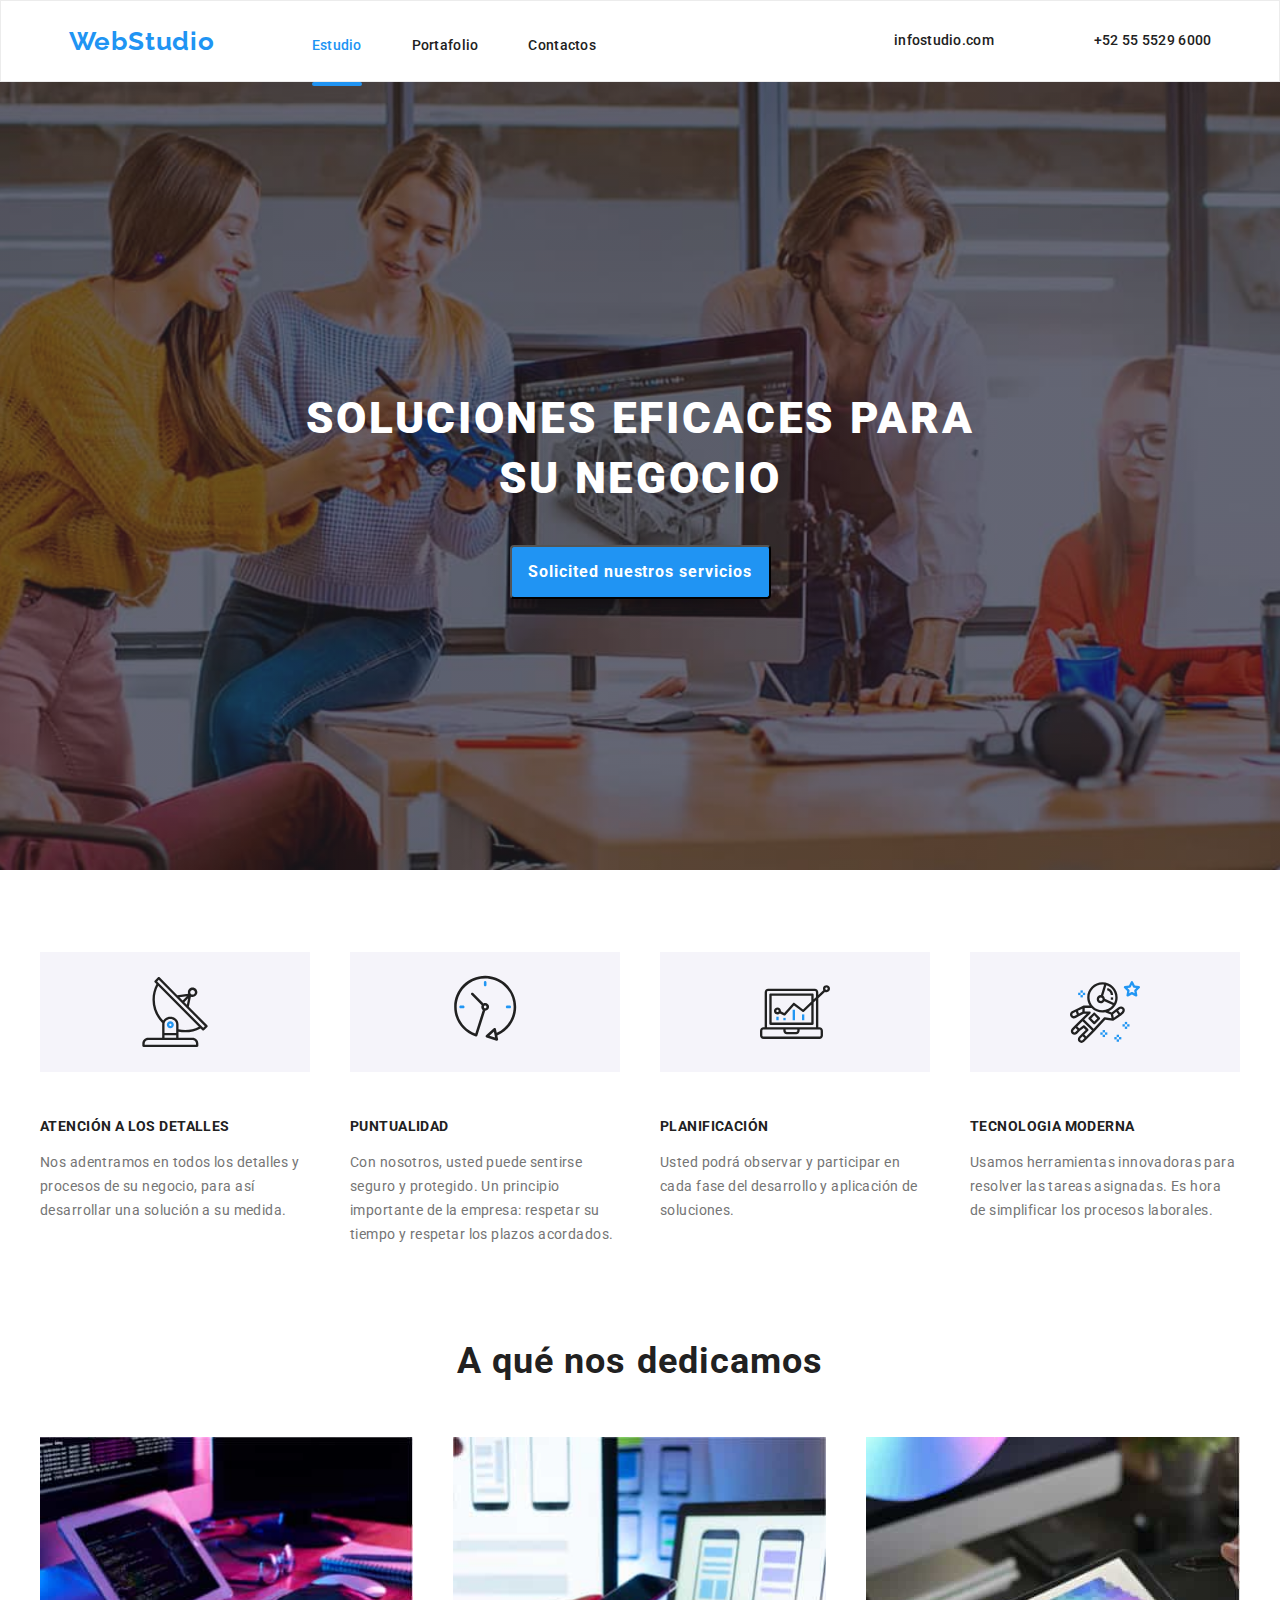
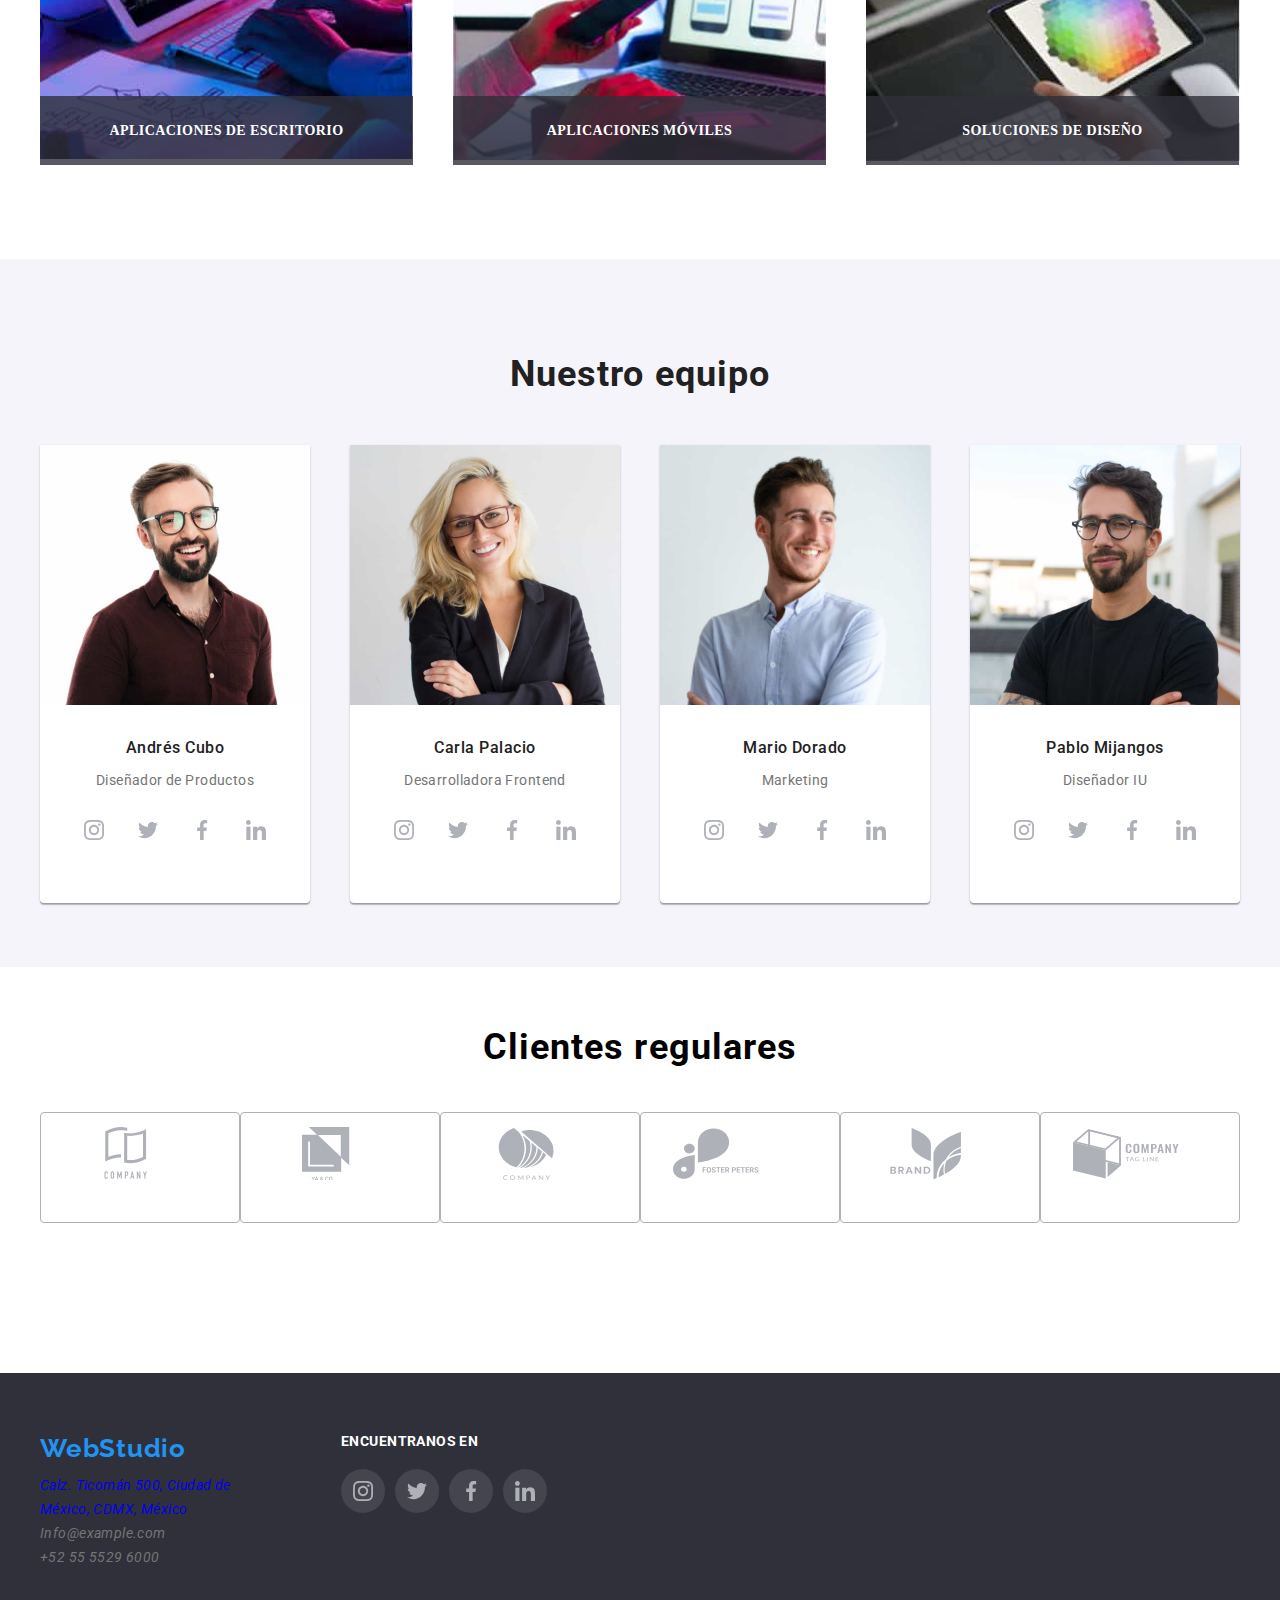
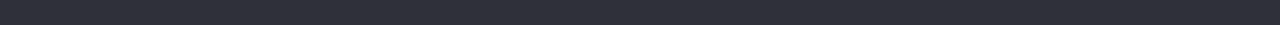
<file: index.html>
<!DOCTYPE html>
<html lang="es">
  <head>
    <meta charset="utf-8" />
    <meta name="viewport" content="width=device-width, initial-scale=1.0" />
    <title>Estudio</title>
    <link rel="preconnect" href="https://fonts.googleapis.com" />
    <link rel="preconnect" href="https://fonts.gstatic.com" crossorigin />
    <link
      href="https://fonts.googleapis.com/css2?family=Raleway:wght@700&family=Roboto:wght@400;500;700;900&display=swap"
      rel="stylesheet"
    />
    <link rel="stylesheet" href="css/styles.css" type="text/css" />
    <link
      rel="stylesheet"
      href="https://cdnjs.cloudflare.com/ajax/libs/modern-normalize/1.1.0/modern-normalize.min.css"
      integrity="sha512-wpPYUAdjBVSE4KJnH1VR1HeZfpl1ub8YT/NKx4PuQ5NmX2tKuGu6U/JRp5y+Y8XG2tV+wKQpNHVUX03MfMFn9Q=="
      crossorigin="anonymous"
      referrerpolicy="no-referrer"
    />
  </head>
  <body>
    <header class="header">
      <section class="cointainer__navigation">
        <nav>
          <a class="webstudio__icon" href="#">WebStudio</a>
          <ul class="navigation__list">
            <li>
              <a class="navigation__link focus_select current" href="index.html"
                >Estudio</a
              >
            </li>
            <li>
              <a class="navigation__link" href="portafolio.html">Portafolio</a>
            </li>
            <li><a class="navigation__link" href="#">Contactos</a></li>
          </ul>
        </nav>
        <div class="list__address">
          <a class="navigation__address" href="infostudio.com"
            >infostudio.com</a
          >
          <br />
          <a class="navigation__address" href="+52 55 5529 6000"
            >+52 55 5529 6000</a
          >
        </div>
      </section>
    </header>
    <main>
      <section class="background__hero">
        <h1 class="title__hero">SOLUCIONES EFICACES PARA SU NEGOCIO</h1>
        <button class="hero__button" type="button">
          Solicited nuestros servicios
        </button>
      </section>
      <section class="service">
        <div class="cointainer__service">
          <ul class="images__service">
            <li class="card__service">
              <svg class="icon__service" width="70px">
                <use
                  href="./images/icons/symbol-defs__service.svg#icon-antenna"
                ></use>
              </svg>
            </li>
            <li class="card__service">
              <svg class="icon__service" width="70px">
                <use
                  href="./images/icons/symbol-defs__service.svg#icon-clock"
                ></use>
              </svg>
            </li>
            <li class="card__service">
              <svg class="icon__service" width="70px">
                <use
                  href="./images/icons/symbol-defs__service.svg#icon-diagram"
                ></use>
              </svg>
            </li>
            <li class="card__service">
              <svg class="icon__service" width="70px">
                <use
                  href="./images/icons/symbol-defs__service.svg#icon-astronaut"
                ></use>
              </svg>
            </li>
          </ul>
        </div>
        <div class="cointainer__service">
          <ul class="list__service">
            <li class="item__service">
              <h3 class="title__service">ATENCIÓN A LOS DETALLES</h3>
              <p class="text__service">
                Nos adentramos en todos los detalles y procesos de su negocio,
                para así desarrollar una solución a su medida.
              </p>
            </li>
            <li class="item__service">
              <h3 class="title__service">PUNTUALIDAD</h3>
              <p class="text__service">
                Con nosotros, usted puede sentirse seguro y protegido. Un
                principio importante de la empresa: respetar su tiempo y
                respetar los plazos acordados.
              </p>
            </li>
            <li class="item__service">
              <h3 class="title__service">PLANIFICACIÓN</h3>
              <p class="text__service">
                Usted podrá observar y participar en cada fase del desarrollo y
                aplicación de soluciones.
              </p>
            </li>
            <li class="item__service">
              <h3 class="title__service">TECNOLOGIA MODERNA</h3>
              <p class="text__service">
                Usamos herramientas innovadoras para resolver las tareas
                asignadas. Es hora de simplificar los procesos laborales.
              </p>
            </li>
          </ul>
        </div>
      </section>
      <section class="cointainer__images">
        <h2 class="title__images">A qué nos dedicamos</h2>
        <ul class="item__images">
          <li>
            <img
              src="images/image1.jpg"
              alt="Tecnologia"
              width="373"
              height="322"
            />
            <p class="text__images">APLICACIONES DE ESCRITORIO</p>
          </li>
          <li>
            <img
              src="images/image2.jpg"
              alt="Tecnologia"
              width="373"
              height="323"
            />
            <p class="text__images">APLICACIONES MÓVILES</p>
          </li>
          <li>
            <img
              src="images/image3.jpg"
              alt="Tecnologia"
             
            />
            <p class="text__images">SOLUCIONES DE DISEÑO</p>
          </li>
        </ul>
      </section>
      <section class="equipment">
        <div class="cointainer__equipment">
          <h2 class="title__equipment">Nuestro equipo</h2>
          <ul class="list__equipment">
            <li class="card__equipment">
              <img
                src="images/team1.jpg"
                alt="Andres Cubo"
                width="270"
                height="260"
              />
              <h3 class="name__equipment">Andrés Cubo</h3>
              <p class="job__equipment">Diseñador de Productos</p>
              <ul class="icon__list">
                <li class="icon__item">
                  <svg class="icon">
                    <use
                      href="./images/icons/symbol-defs.svg#icon-instagram"
                    ></use>
                  </svg>
                </li>
                <li class="icon__item">
                  <svg class="icon">
                    <use
                      href="./images/icons/symbol-defs.svg#icon-twitter"
                    ></use>
                  </svg>
                </li>
                <li class="icon__item">
                  <svg class="icon">
                    <use
                      href="./images/icons/symbol-defs.svg#icon-facebook"
                    ></use>
                  </svg>
                </li>
                <li class="icon__item">
                  <svg class="icon">
                    <use
                      href="./images/icons/symbol-defs.svg#icon-linkedin"
                    ></use>
                  </svg>
                </li>
              </ul>
            </li>
            <li class="card__equipment">
              <img
                src="images/team3.jpg"
                alt="Carla Palacio"
                width="270"
                height="260"
              />
              <h3 class="name__equipment">Carla Palacio</h3>
              <p class="job__equipment">Desarrolladora Frontend</p>
              <ul class="icon__list">
                <li class="icon__item">
                  <svg class="icon">
                    <use
                      href="./images/icons/symbol-defs.svg#icon-instagram"
                    ></use>
                  </svg>
                </li>
                <li class="icon__item">
                  <svg class="icon">
                    <use
                      href="./images/icons/symbol-defs.svg#icon-twitter"
                    ></use>
                  </svg>
                </li>
                <li class="icon__item">
                  <svg class="icon">
                    <use
                      href="./images/icons/symbol-defs.svg#icon-facebook"
                    ></use>
                  </svg>
                </li>
                <li class="icon__item">
                  <svg class="icon">
                    <use
                      href="./images/icons/symbol-defs.svg#icon-linkedin"
                    ></use>
                  </svg>
                </li>
              </ul>
            </li>
            <li class="card__equipment">
              <img
                src="images/team2.jpg"
                alt="Mario Dorado"
                width="270"
                height="260"
              />
              <h3 class="name__equipment">Mario Dorado</h3>
              <p class="job__equipment">Marketing</p>
              <ul class="icon__list">
                <li class="icon__item">
                  <svg class="icon">
                    <use
                      href="./images/icons/symbol-defs.svg#icon-instagram"
                    ></use>
                  </svg>
                </li>
                <li class="icon__item">
                  <svg class="icon">
                    <use
                      href="./images/icons/symbol-defs.svg#icon-twitter"
                    ></use>
                  </svg>
                </li>
                <li class="icon__item">
                  <svg class="icon">
                    <use
                      href="./images/icons/symbol-defs.svg#icon-facebook"
                    ></use>
                  </svg>
                </li>
                <li class="icon__item">
                  <svg class="icon">
                    <use
                      href="./images/icons/symbol-defs.svg#icon-linkedin"
                    ></use>
                  </svg>
                </li>
              </ul>
            </li>
            <li class="card__equipment">
              <img
                src="images/team4.jpg"
                alt="Pablo Mijangos"
                width="270"
                height="260"
              />
              <h3 class="name__equipment">Pablo Mijangos</h3>
              <p class="job__equipment">Diseñador IU</p>
              <ul class="icon__list">
                <li class="icon__item">
                  <svg class="icon">
                    <use
                      href="./images/icons/symbol-defs.svg#icon-instagram"
                    ></use>
                  </svg>
                </li>
                <li class="icon__item">
                  <svg class="icon">
                    <use
                      href="./images/icons/symbol-defs.svg#icon-twitter"
                    ></use>
                  </svg>
                </li>
                <li class="icon__item">
                  <svg class="icon">
                    <use
                      href="./images/icons/symbol-defs.svg#icon-facebook"
                    ></use>
                  </svg>
                </li>
                <li class="icon__item">
                  <svg class="icon">
                    <use
                      href="./images/icons/symbol-defs.svg#icon-linkedin"
                    ></use>
                  </svg>
                </li>
              </ul>
            </li>
          </ul>
        </div>
      </section>
      <section class="cointainer__customer">
        <h2 class="title__customer">Clientes regulares</h2>
        <ul class="list__customer">
          <li class="item__customer">
            <svg class="icon__customer">
              <use
                href="./images/icons/symbol-defs__customer.svg#icon-group1"
              ></use>
            </svg>
          </li>
          <li class="item__customer">
            <svg class="icon__customer">
              <use
                href="./images/icons/symbol-defs__customer.svg#icon-group2"
              ></use>
            </svg>
          </li>
          <li class="item__customer">
            <svg class="icon__customer">
              <use
                href="./images/icons/symbol-defs__customer.svg#icon-group3"
              ></use>
            </svg>
          </li>
          <li class="item__customer">
            <svg class="icon__customer">
              <use
                href="./images/icons/symbol-defs__customer.svg#icon-group4"
              ></use>
            </svg>
          </li>
          <li class="item__customer">
            <svg class="icon__customer">
              <use
                href="./images/icons/symbol-defs__customer.svg#icon-group5"
              ></use>
            </svg>
          </li>
          <li class="item__customer">
            <svg class="icon__customer">
              <use
                href="./images/icons/symbol-defs__customer.svg#icon-group6"
              ></use>
            </svg>
          </li>
        </ul>
      </section>
    </main>
    <footer class="footer">
      <section class="cointainer__footerbox">
        <div class="cointainer__footer">
          <nav class="contact__footer">
            <ul class="list__icon__footer">
              <li>
                <a class="webstudio__icon__footer" href="#">WebStudio</a>
              </li>
            </ul>
            <address>
              <ul class="list__footer">
                <li class="contact__footer_map">
                  <a
                    class="localization__map"
                    href="https://www.google.com/maps/place/Ticoman,+07340+Ciudad+de+M%C3%A9xico,+CDMX,+M%C3%A9xico/@19.5100605,-99.1345336,16.29z/data=!4m6!3m5!1s0x85d1f9c5ca11dd3f:0x93b99b1b7359a46c!8m2!3d19.5109705!4d-99.1323577!16s%2Fg%2F1vwlpgv_?entry=ttu"
                    target="_blank"
                    rel="noreferrer noopener"
                    >Calz. Ticomán 500, Ciudad de México, CDMX, México</a
                  >
                </li>
                <li class="text__footer">
                  <a class="contact__footer" href="mailto:info@example.com"
                    >Info@example.com</a
                  >
                </li>
                <li class="text__footer">
                  <a class="contact__footer" href="#">+52 55 5529 6000 </a>
                </li>
              </ul>
            </address>
          </nav>
        </div>
        <div class="social__footer">
          <h4 class="text__socialfooter">ENCUENTRANOS EN</h4>
          <ul class="iconfooter__list">
                <li class="iconfooter__item">
                  <svg class="icon">
                    <use
                      href="./images/icons/symbol-defs.svg#icon-instagram"
                    ></use>
                  </svg>
                </li>
                <li class="iconfooter__item">
                  <svg class="icon">
                    <use
                      href="./images/icons/symbol-defs.svg#icon-twitter"
                    ></use>
                  </svg>
                </li>
                <li class="iconfooter__item">
                  <svg class="icon">
                    <use
                      href="./images/icons/symbol-defs.svg#icon-facebook"
                    ></use>
                  </svg>
                </li>
                <li class="iconfooter__item">
                  <svg class="icon">
                    <use
                      href="./images/icons/symbol-defs.svg#icon-linkedin"
                    ></use>
                  </svg>
                </li>
              </ul>
          </ul>
        </div>
      </section>
    </footer>
  </body>
</html>
</file>
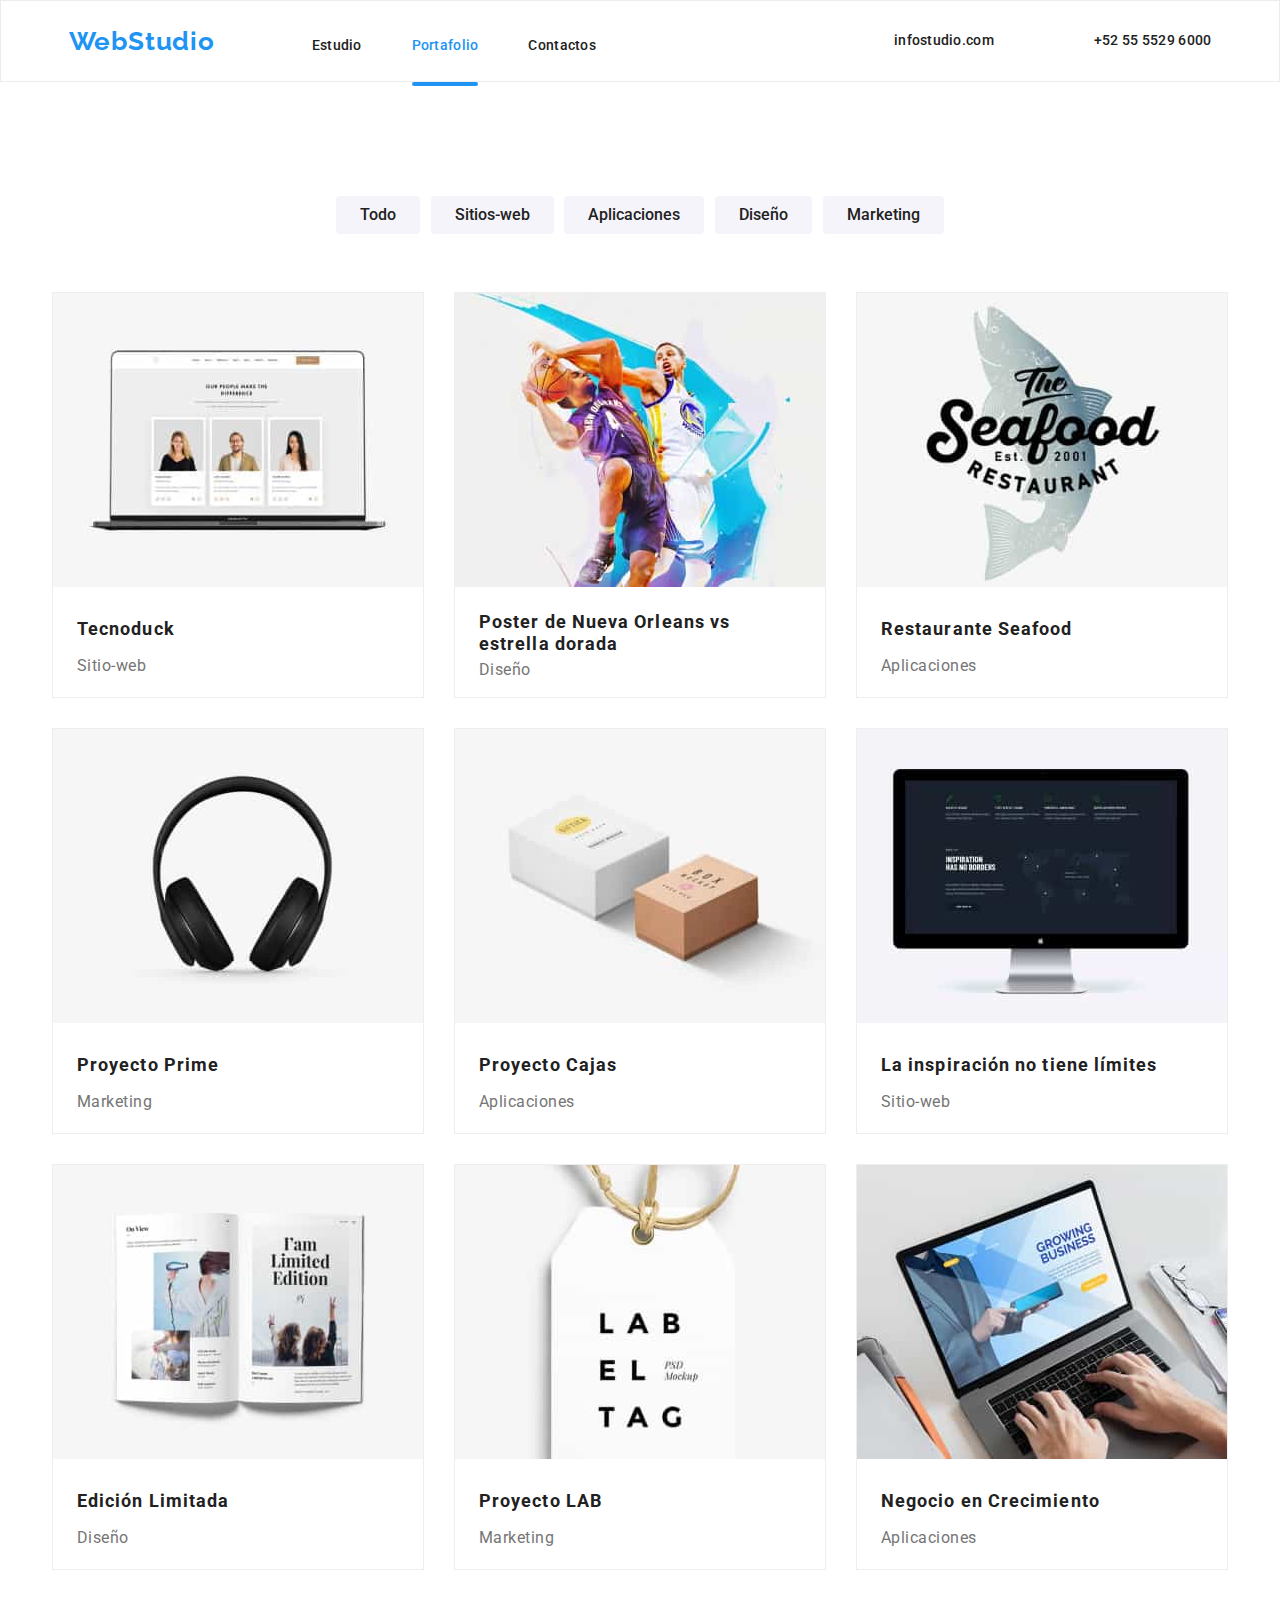
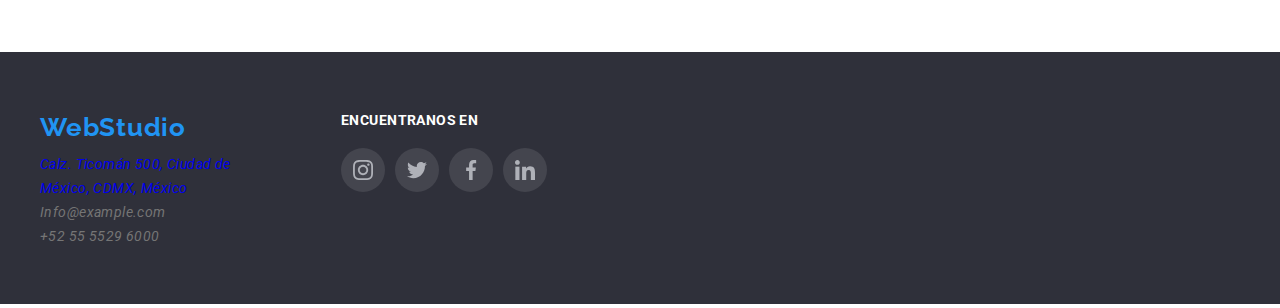
<file: portafolio.html>
<!DOCTYPE html>
<html lang="en">
  <head>
    <meta charset="utf-8" />
    <meta name="viewport" content="width=device-width, initial-scale=1.0" />
    <title>Portafolio</title>
    <link rel="preconnect" href="https://fonts.googleapis.com" />
    <link rel="preconnect" href="https://fonts.gstatic.com" crossorigin />
    <link
      href="https://fonts.googleapis.com/css2?family=Raleway:wght@700&family=Roboto:wght@400;500;700;900&display=swap"
      rel="stylesheet"
    />
    <link rel="stylesheet" href="css/styles.css" type="text/css" />
  </head>
  <body>
    <header class="header">
      <section class="cointainer__navigation">
        <nav>
          <a class="webstudio__icon" href="#">WebStudio</a>
          <ul class="navigation__list">
            <li><a class="navigation__link" href="index.html">Estudio</a></li>
            <li>
              <a class="navigation__link focus_select current" href="portafolio.html"
                >Portafolio</a
              >
            </li>
            <li><a class="navigation__link" href="#">Contactos</a></li>
          </ul>
        </nav>
        <div class="list__address">
          <a class="navigation__address" href="infostudio.com"
            >infostudio.com</a
          >
          <br />
          <a class="navigation__address" href="+52 55 5529 6000"
            >+52 55 5529 6000</a
          >
        </div>
      </section>
    </header>
    <main>
      <section class="portafolio__cointainer">
        <ul class="portafolio__button">
          <li>
            <button class="portafolio__content" type="button">Todo</button>
          </li>
          <li>
            <button class="portafolio__content" type="button">
              Sitios-web
            </button>
          </li>
          <li>
            <button class="portafolio__content" type="button">
              Aplicaciones
            </button>
          </li>
          <li>
            <button class="portafolio__content" type="button">Diseño</button>
          </li>
          <li>
            <button class="portafolio__content" type="button">Marketing</button>
          </li>
        </ul>    
        <ul class="portafolio__list">
          <li class="portafolio__card">
            <img
              src="images/briefcase.jpg"
              alt="Tecnoduck"
              width="370"
              height="294"
            />
            <h3 class="name__card">Tecnoduck</h3>
            <p class="articule__card">Sitio-web</p>
          </li>
          <li class="portafolio__card">
            <img
              src="images/briefcase1.jpg"
              alt="Poster Baloncesto"
              width="370"
              height="294"
            />
            <h3 class="name__card__uni">
              Poster de Nueva Orleans vs estrella dorada
            </h3>
            <p class="articule__card">Diseño</p>
          </li>
          <li class="portafolio__card">
            <img
              src="images/briefcase2.jpg"
              alt="Restaurante"
              width="370"
              height="294"
            />
            <h3 class="name__card">Restaurante Seafood</h3>
            <p class="articule__card">Aplicaciones</p>
          </li>
          <li class="portafolio__card">
            <img
              src="images/briefcase3.jpg"
              alt="Audifonos"
              width="370"
              height="294"
            />
            <h3 class="name__card">Proyecto Prime</h3>
            <p class="articule__card">Marketing</p>
          </li>
          <li class="portafolio__card">
            <img
              src="images/briefcase4.jpg"
              alt="Cajas"
              width="370"
              height="294"
            />
            <h3 class="name__card">Proyecto Cajas</h3>
            <p class="articule__card">Aplicaciones</p>
          </li>
          <li class="portafolio__card">
            <img
              src="images/briefcase5.jpg"
              alt="inspiración"
              width="370"
              height="294"
            />
            <h3 class="name__card">La inspiración no tiene límites</h3>
            <p class="articule__card">Sitio-web</p>
          </li>
          <li class="portafolio__card">
            <img
              src="images/briefcase6.jpg"
              alt="Libro"
              width="370"
              height="294"
            />
            <h3 class="name__card">Edición Limitada</h3>
            <p class="articule__card">Diseño</p>
          </li>
          <li class="portafolio__card">
            <img
              src="images/briefcase7.jpg"
              alt="Proyecto"
              width="370"
              height="294"
            />
            <h3 class="name__card">Proyecto LAB</h3>
            <p class="articule__card">Marketing</p>
          </li>
          <li class="portafolio__card">
            <img
              src="images/briefcase8.jpg"
              alt="Negocio"
              width="370"
              height="294"
            />
            <h3 class="name__card">Negocio en Crecimiento</h3>
            <p class="articule__card">Aplicaciones</p>
          </li>
        </ul>
      </section>
    </main>
    <footer class="footer">
      <section class="cointainer__footerbox">
        <div class="cointainer__footer">
          <nav class="contact__footer">
            <ul class="list__icon__footer">
              <li>
                <a class="webstudio__icon__footer" href="#">WebStudio</a>
              </li>
            </ul>
            <address>
              <ul class="list__footer">
                <li class="contact__footer_map">
                  <a
                    class="localization__map"
                    href="https://www.google.com/maps/place/Ticoman,+07340+Ciudad+de+M%C3%A9xico,+CDMX,+M%C3%A9xico/@19.5100605,-99.1345336,16.29z/data=!4m6!3m5!1s0x85d1f9c5ca11dd3f:0x93b99b1b7359a46c!8m2!3d19.5109705!4d-99.1323577!16s%2Fg%2F1vwlpgv_?entry=ttu"
                    target="_blank"
                    rel="noreferrer noopener"
                    >Calz. Ticomán 500, Ciudad de México, CDMX, México</a
                  >
                </li>
                <li class="text__footer">
                  <a class="contact__footer" href="mailto:info@example.com"
                    >Info@example.com</a
                  >
                </li>
                <li class="text__footer">
                  <a class="contact__footer" href="#">+52 55 5529 6000 </a>
                </li>
              </ul>
            </address>
          </nav>
        </div>
        <div class="social__footer">
          <h3 class="text__socialfooter">ENCUENTRANOS EN</h3>
          <ul class="iconfooter__list">
                <li class="iconfooter__item">
                  <svg class="icon">
                    <use
                      href="./images/icons/symbol-defs.svg#icon-instagram"
                    ></use>
                  </svg>
                </li>
                <li class="iconfooter__item">
                  <svg class="icon">
                    <use
                      href="./images/icons/symbol-defs.svg#icon-twitter"
                    ></use>
                  </svg>
                </li>
                <li class="iconfooter__item">
                  <svg class="icon">
                    <use
                      href="./images/icons/symbol-defs.svg#icon-facebook"
                    ></use>
                  </svg>
                </li>
                <li class="iconfooter__item">
                  <svg class="icon">
                    <use
                      href="./images/icons/symbol-defs.svg#icon-linkedin"
                    ></use>
                  </svg>
                </li>
              </ul>
          </ul>
        </div>
      </section>
    </footer>
  </body>
</html>
</file>
<file: css/styles.css>
:root {
  --titles__color: rgb(33, 33, 33);
  --text__color: rgb(117, 117, 117);
  --background__color: rgb(47, 48, 58);
  --background__color2: rgba(255, 255, 255, 0.1);
  --buttons__color: rgb(32, 148, 243);
  --primary__color: rgb(255, 255, 255);
  --font-family: "roboto", sans-serif;
  --font-family2: "raleway", sans-serif;
  --border: rgb(236, 236, 236);
  --portafolio__buttons: rgb(245, 244, 250);
  --border__customer: rgb(175, 177, 184);
}

* {
  margin: 0px;
  text-decoration: none;
}

button {
  cursor: pointer;
}

ul {
  list-style: none;
  padding: 0;
}

.header {
  border: 1px solid;
  color: var(--border);
}
.cointainer__footerbox,
.cointainer__navigation,
.cointainer__equipment,
.cointainer__images,
.cointainer__service,
.portafolio__cointainer,
.portafolio__button,
.portafolio__images,
.portafolio__list,
.cointainer__customer {
  margin: 0 auto;
  width: 1200px;
}

.cointainer__navigation {
  height: 80px;
  display: flex;
  justify-content: space-around;
  align-items: center;
}
.webstudio__icon {
  color: var(--buttons__color);
  font-family: var(--font-family2);
  font-style: normal;
  font-weight: 700;
  font-size: 26px;
  line-height: 31px;

  text-align: left;
  margin-right: 93px;
  letter-spacing: 0.03em;
}
.navigation__list {
  display: inline-flex;
  justify-content: space-between;
  width: 281px;
  height: 16px;
  top: 32px;
  left: 453px;
  gap: 50px;
}
.navigation__link {
  position: relative;
  font-family: var(--font-family);
  font-style: normal;
  font-weight: 500;
  font-size: 14px;
  line-height: 16px;
  letter-spacing: 0.02em;
  padding: 32px 0px;
  color: var(--titles__color);
}

.current::after {
  content: "";
  position: absolute;
  left: 0;
  bottom: -1px;
  display: inline-block;
  width: 100%;
  height: 4px;
  background-color: var(--buttons__color);
  border-radius: 2px;
}

.list__address {
  justify-content: space-between;
  display: flex;
  gap: 50px;
  margin-left: 244px;
}
.navigation__address {
  font-family: var(--font-family);
  font-style: normal;
  font-weight: 500;
  font-size: 14px;
  line-height: 16px;
  letter-spacing: 0.02em;
  color: var(--titles__color);
}
.navigation__address:hover,
.navigation__link:hover,
.contact__footer:hover {
  color: var(--buttons__color);
}

.focus_select {
  color: var(--buttons__color);
}
.background__hero {
  background-image: linear-gradient(
      to bottom,
      rgba(47, 48, 58, 0.4),
      rgba(47, 48, 58, 0.4)
    ),
    url("..//images/Background__image.jpg");
  background-repeat: no-repeat;
  background-size: cover;
  background-position: center;
  height: 600px;
  padding: 94px;
  display: flex;
  text-align: center;
  justify-content: center;
  flex-direction: column;
  align-items: center;
}
.title__hero {
  line-height: 1.36;
  color: var(--primary__color);
  text-align: center;
  font-family: var(--font-family);
  font-size: 44px;
  font-style: normal;
  font-weight: 900;
  letter-spacing: 2.64px;
  text-transform: uppercase;
  width: 696px;
  margin: 36px 0;
}
.hero__button {
  font-family: var(--font-family);
  font-style: normal;
  font-weight: 700;
  font-size: 16px;
  line-height: 30px;

  display: flex;
  align-items: center;
  text-align: center;
  justify-content: center;
  letter-spacing: 0.06em;
  width: 261px;
  padding: 10px 2px;

  color: var(--primary__color);
  background: var(--buttons__color);
  box-shadow: 0px 4px 4px rgba(0, 0, 0, 0.15);
  border-radius: 4px;
}
.hero__button:hover {
  color: var(--buttons__color);
  background-color: var(--primary__color);
}

.list__service {
  display: flex;
  padding: 30px 0px 94px 0px;
  justify-content: space-between;
}

.item__service {
  width: 270px;
}
.title__service {
  font-family: var(--font-family);
  font-style: normal;
  font-weight: 700;
  font-size: 14px;
  line-height: 16px;
  letter-spacing: 0.03em;
  text-transform: uppercase;

  margin: 16px 0;
  color: var(--titles__color);
}
.text__service {
  font-family: var(--font-family);
  font-style: normal;
  font-weight: 400;
  font-size: 14px;
  line-height: 24px;

  letter-spacing: 0.03em;
  color: var(--text__color);
}

.item__images {
  display: flex;
  justify-content: space-between;
  margin-bottom: 94px;
  position: relative;
}

.text__images {
  margin: 0;
  bottom: 0;
  width: 373px;
  padding: 27px 0;
  font-size: 14px;
  line-height: 1.1;
  font-weight: 700;
  letter-spacing: 0.03em;
  color: rgba(255, 255, 255, 1);
  background-color: rgba(47, 48, 58, 0.8);
  display: flex;
  position: absolute;
  text-align: center;
  align-items: center;
  justify-content: center;
}

.title__images {
  font-family: var(--font-family);
  font-style: normal;
  font-weight: 700;
  font-size: 36px;
  line-height: 42px;
  text-align: center;
  letter-spacing: 0.03em;
  margin-bottom: 55.05px;
  justify-content: center;

  color: var(--titles__color);
}

.title__equipment {
  font-family: var(--font-family);
  font-style: normal;
  font-weight: 700;
  font-size: 36px;
  line-height: 42px;
  text-align: center;
  letter-spacing: 0.03em;
  padding: 94px 0px 50px 0px;
  justify-content: center;

  color: var(--titles__color);
}
.equipment {
  background-color: var(--portafolio__buttons);
  height: 708px;
}

.list__equipment {
  display: flex;
  justify-content: space-between;
  margin-bottom: 94px;
}

.card__equipment {
  width: 270px;
  height: 428px;

  background: var(--primary__color);
  text-align: center;
  padding-bottom: 30px;

  box-shadow: 0px 1px 3px rgba(0, 0, 0, 0.12), 0px 1px 1px rgba(0, 0, 0, 0.14),
    0px 2px 1px rgba(0, 0, 0, 0.2);
  border-radius: 0px 0px 4px 4px;
}

.name__equipment {
  font-family: var(--font-family);
  font-style: normal;
  font-weight: 500;
  font-size: 16px;
  line-height: 18.75px;
  text-align: center;
  letter-spacing: 0.03em;

  margin-top: 30px;
  margin-bottom: 10px;
  color: var(--titles__color);
}

.job__equipment {
  font-family: var(--font-family);
  font-style: normal;
  font-weight: 400;
  font-size: 14px;
  line-height: 24px;

  letter-spacing: 0.03em;
  color: var(--text__color);
}
.footer {
  background: var(--background__color);
  height: 252px;
}

.cointainer__footerbox {
  display: flex;
  gap: 70px;
  margin: auto;
}

.cointainer__footer,
.social__footer {
  padding: 60px 0;
}

.iconfooter__list {
  display: flex;
  gap: 10px;
  justify-content: center;
  align-items: center;
  padding-top: 20px;
}

.iconfooter__item {
  fill: var(--border__customer);
  background-color: var(--background__color2);
  border-radius: 50%;
  width: 44px;
  height: 44px;
  display: flex;
  justify-content: center;
  align-items: center;
}

.text__socialfooter {
  color: var(--primary__color);
  font-family: var(--font-family);
  font-size: 14px;
  line-break: 16.41px;
  letter-spacing: 0.03em;
}

.list__icon__footer {
  margin-bottom: 9px;
}

.webstudio__icon__footer {
  color: var(--buttons__color);
  font-family: var(--font-family2);
  font-style: normal;
  font-weight: 700;
  font-size: 26px;
  line-height: 31px;

  text-align: left;
  letter-spacing: 0.03em;
}

.localization__map:visited {
  color: var(--primary__color);
  font-family: var(--font-family);
  font-weight: 400;
  font-size: 14px;
  line-height: 24px;
  letter-spacing: 0.03em;
}

.contact__footer {
  color: var(--text__color);
  font-family: var(--font-family);
  font-weight: 400;
  font-size: 14px;
  line-height: 24px;
  letter-spacing: 0.03em;
}

.contact__footer_map {
  width: 231px;
}

.portafolio__cointainer {
  padding: 106px 0 82px 0;
}

.portafolio__button {
  display: flex;
  justify-content: space-around;
  width: 611px;
  height: 54px;
  align-items: center;
  gap: 8px;
  padding-bottom: 50px;
}

.portafolio__content {
  font-family: var(--font-family);
  font-style: normal;
  font-weight: 500;
  font-size: 16px;
  line-height: 26px;
  color: var(--titles__color);
  background: var(--portafolio__buttons);
  border-radius: 4px;
  border: none;
  padding: 6px 24px;
}

.portafolio__content:hover,
.portafolio__content:focus {
  color: var(--primary__color);
  background-color: var(--buttons__color);
}

.portafolio__list {
  display: flex;
  flex-wrap: wrap;
  justify-content: center;
  gap: 30px;
}

.portafolio__card {
  width: 370px;
  height: 404px;
  background: var(--primary__color);

  border: 1px solid #eee;
}

.name__card {
  color: var(--titles__color);
  font-family: var(--font-family);
  font-weight: 700;
  line-height: 36px;
  font-size: 18px;
  letter-spacing: 0.06em;

  width: 322px;
  height: 36px;
  margin: 20px 24px 4px 24px;
}

.articule__card {
  color: var(--text__color);
  font-family: var(--font-family);
  font-weight: 400;
  line-height: 30px;
  font-size: 16px;
  letter-spacing: 0.03em;

  width: 322px;
  height: 30px;
  margin-left: 24px;
  margin: 4px 24px 20px 24px;
}

.name__card__uni {
  color: var(--titles__color);
  font-family: var(--font-family);
  font-weight: 700;
  line-height: 22px;
  font-size: 18px;
  letter-spacing: 0.06em;

  width: 322px;
  height: 40px;
  margin: 20px 24px 4px 24px;
}

.card__service {
  background-color: var(--portafolio__buttons);
  width: 270px;
  height: 120px;
  display: flex;
  justify-content: center;
  align-items: center;
}

.images__service {
  display: flex;
  justify-content: space-between;
  align-items: center;
  padding-top: 82px;
}

.icon__list {
  display: flex;
  gap: 10px;
  justify-content: center;
  align-items: center;
  padding: 16px 32px 0px 32px;
}

.icon__item {
  fill: var(--border__customer);
  background-color: var(--primary__color);
  border-radius: 50%;
  width: 44px;
  height: 44px;
  display: flex;
  justify-content: center;
  align-items: center;
}

.icon {
  cursor: pointer;
  height: 20px;
  width: 20px;
}
.iconfooter__item:hover,
.icon__item:hover {
  background-color: var(--buttons__color);
}

.iconfooter__item:hover .icon,
.icon__item:hover .icon {
  fill: var(--primary__color);
}

.title__customer {
  font-family: var(--font-family);
  font-style: normal;
  font-weight: 700;
  font-size: 36px;
  line-height: 42px;
  text-align: center;
  letter-spacing: 0.03em;
  justify-content: center;
  padding: 59px 0px 0px 0px;
}

.list__customer {
  display: flex;
  justify-content: space-between;
  align-items: center;
  align-items: center;
  padding: 44px 0px 150px 0px;
}

.item__customer {
  width: 170px;
  height: 81px;
  border-radius: 4px;
  border: 1px solid var(--border__customer);
  align-items: center;
  justify-content: center;
  padding: 14px 32px;
}

.icon__customer {
  width: 106px;
  height: 53px;
  fill: var(--border__customer);
}

.item__customer:hover {
  border: 1px solid var(--buttons__color);
  cursor: pointer;
}

.icon__customer:hover {
  fill: var(--buttons__color);
  cursor: pointer;
}
</file>
